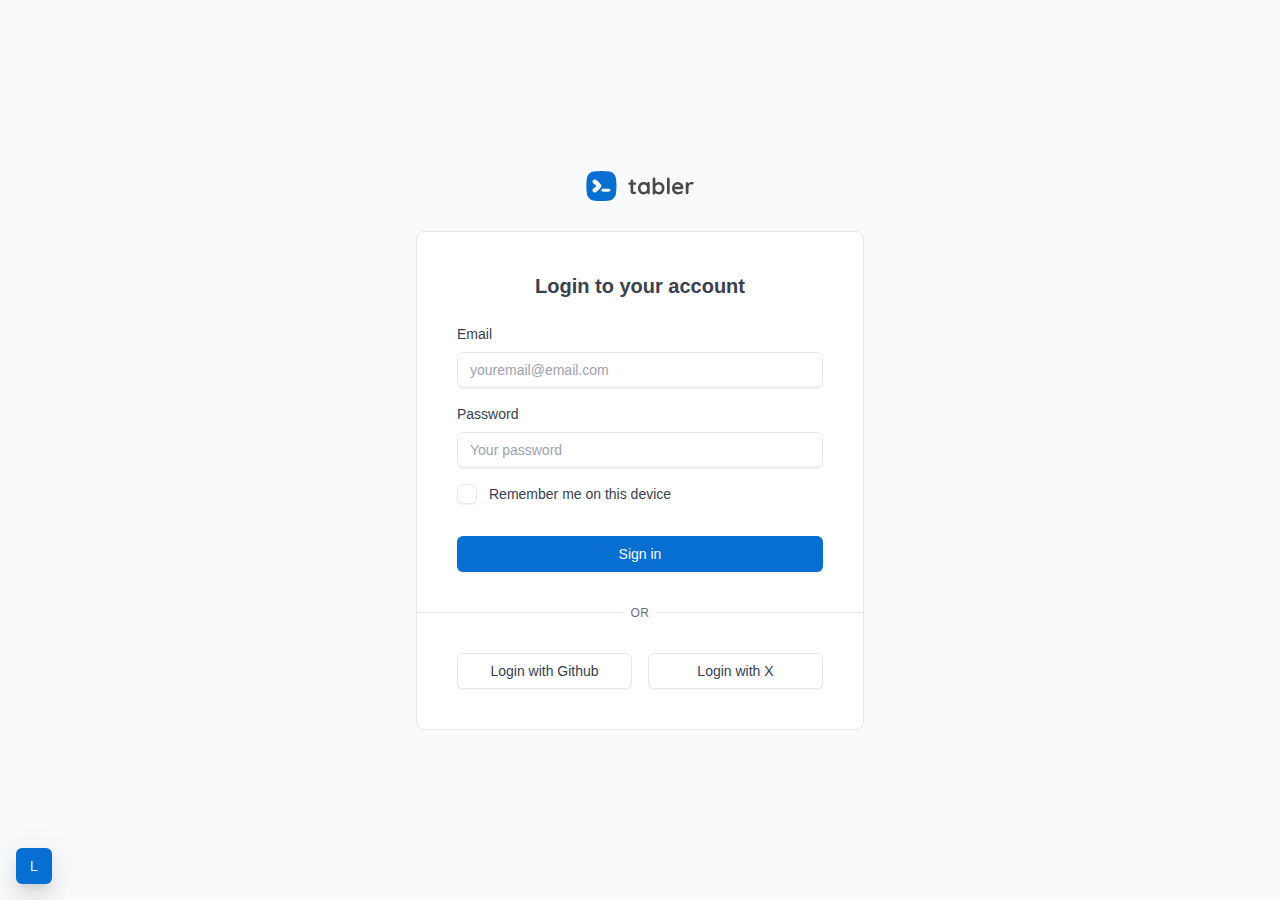
<file: published/tablerapp/index.html>
<!DOCTYPE html>
<html data-bs-theme="light">
<head>
  <meta http-equiv="Content-Type" content="text/html; charset=utf-8" />
  <meta http-equiv="X-UA-Compatible" content="IE=edge,chrome=1" />

  <!-- Setup the viewport for mobile and desktop environments -->
  <meta name="viewport" content="width=device-width, initial-scale=1.0, user-scalable=0, minimum-scale=1.0, maximum-scale=1.0" />

  <!-- Configure linking of this application to the home screen of mobile devices -->
  <meta name="apple-mobile-web-app-title" content="tablerapp"/>
  <meta name="mobile-web-app-capable" content="yes"/>
  <meta name="apple-mobile-web-app-capable" content="yes"/>
  <meta name="apple-mobile-web-app-status-bar-style" content="default"/>
  <meta name="msapplication-tap-highlight" content="no"/>
  <link rel="apple-touch-icon" href="resource/tablerapp/app.png"/>
  <link rel="icon" sizes="192x192" href="resource/tablerapp/app.png">

  <!-- Disable chrome translation requests and automatic phone number linking -->
  <meta name="google" value="notranslate"/>
  <meta name="format-detection" content="telephone=no"/>

  <!-- Shortcut icon setup -->
  <link rel="shortcut icon" type="image/png" href="resource/tablerapp/favicon.png"/>
  <link rel="mask-icon" href="resource/tablerapp/favicon.png"/>

  <title>tablerapp</title>
  <noscript>
    <meta http-equiv="refresh" content="0; url=tablerapp/nojs.html"/>
  </noscript>
  
  <script type="text/javascript" src="tablerapp/index.js"></script>

 </head>
<body>
</body>
</html>
</file>
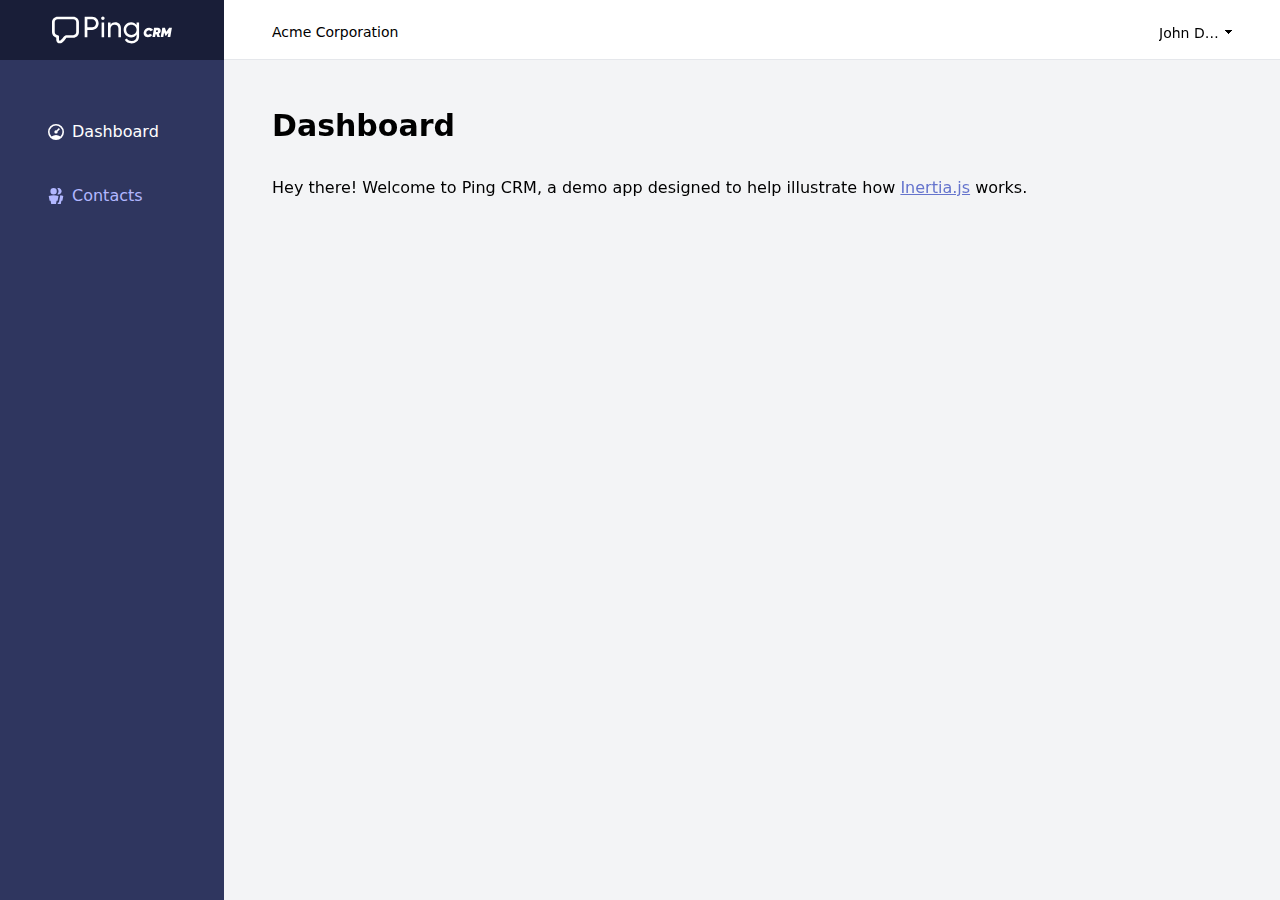
<file: published/tailwindapp/index.html>
<!DOCTYPE html>
<html class="h-full bg-gray-100">
<head>
  <meta http-equiv="Content-Type" content="text/html; charset=utf-8" />
  <meta http-equiv="X-UA-Compatible" content="IE=edge,chrome=1" />

  <!-- Setup the viewport for mobile and desktop environments -->
  <meta name="viewport" content="width=device-width, initial-scale=1.0, user-scalable=0, minimum-scale=1.0, maximum-scale=1.0" />

  <!-- Configure linking of this application to the home screen of mobile devices -->
  <meta name="apple-mobile-web-app-title" content="twindapp"/>
  <meta name="mobile-web-app-capable" content="yes"/>
  <meta name="apple-mobile-web-app-capable" content="yes"/>
  <meta name="apple-mobile-web-app-status-bar-style" content="default"/>
  <meta name="msapplication-tap-highlight" content="no"/>
  <link rel="apple-touch-icon" href="resource/twindapp/app.png"/>
  <link rel="icon" sizes="192x192" href="resource/twindapp/app.png">

  <!-- Disable chrome translation requests and automatic phone number linking -->
  <meta name="google" value="notranslate"/>
  <meta name="format-detection" content="telephone=no"/>

  <!-- Shortcut icon setup -->
  <link rel="shortcut icon" type="image/png" href="resource/twindapp/favicon.png"/>
  <link rel="mask-icon" href="resource/twindapp/favicon.png"/>

  <title>twindapp</title>
  <noscript>
    <meta http-equiv="refresh" content="0; url=twindapp/nojs.html"/>
  </noscript>
  
  <script type="text/javascript" src="twindapp/index.js"></script>

 </head>
<body class="font-sans leading-none text-gray-700 antialiased">
</body>
</html>
</file>
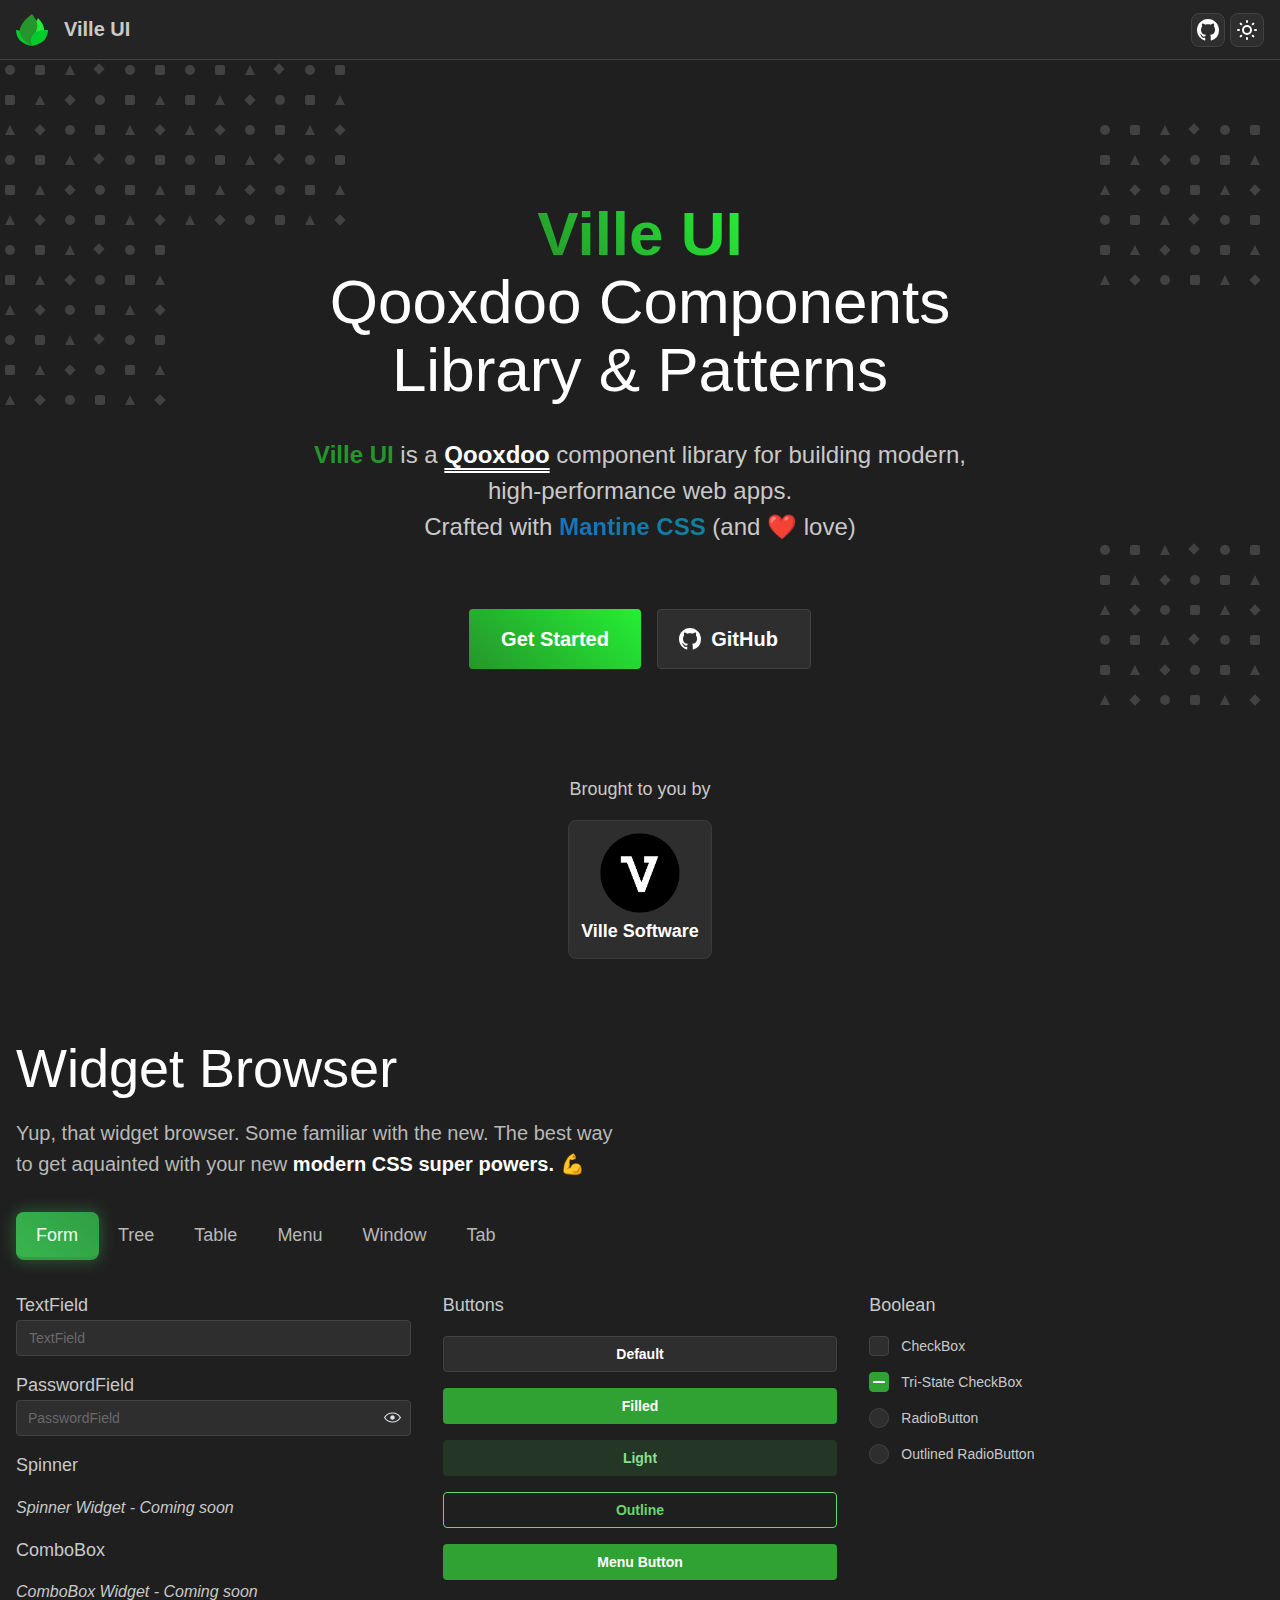
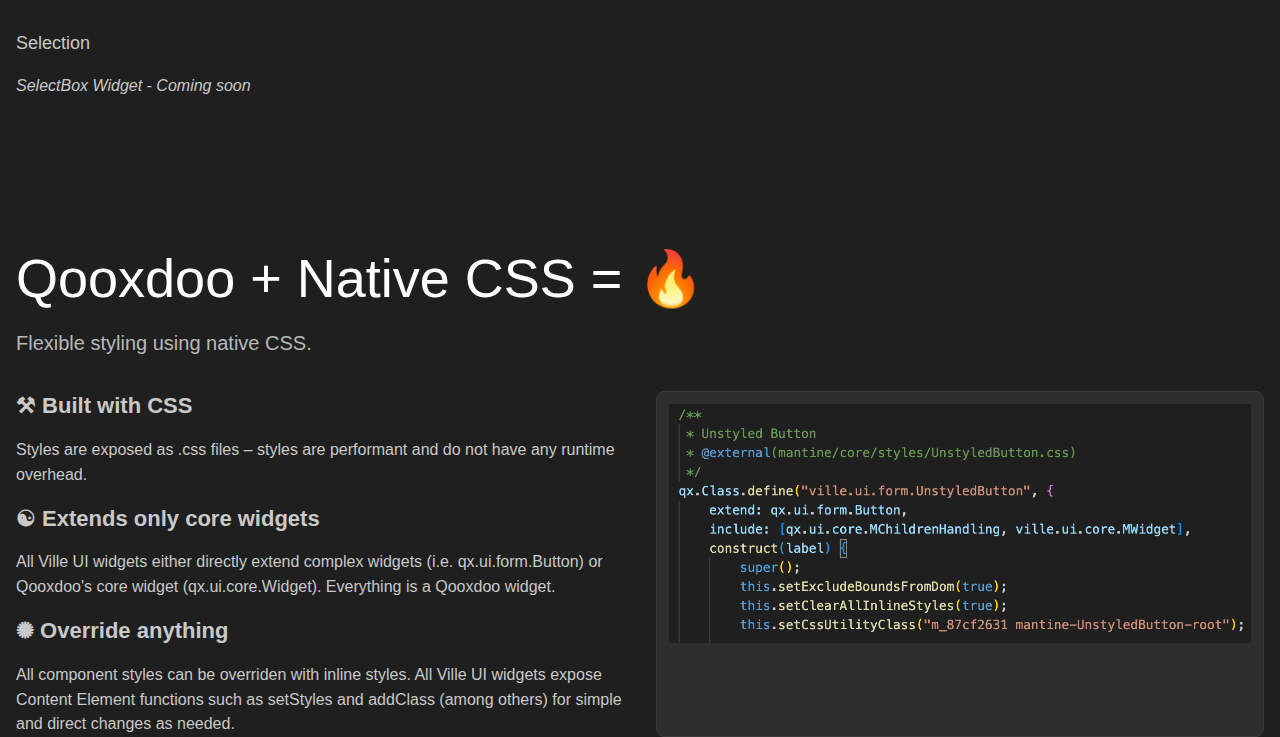
<file: published/villeui/index.html>
<!DOCTYPE html>
<html data-mantine-color-scheme="dark">
<head>
  <meta http-equiv="Content-Type" content="text/html; charset=utf-8" />
  <meta http-equiv="X-UA-Compatible" content="IE=edge,chrome=1" />

  <!-- Setup the viewport for mobile and desktop environments -->
  <meta name="viewport" content="width=device-width, initial-scale=1.0, user-scalable=0, minimum-scale=1.0, maximum-scale=1.0" />

  <!-- Configure linking of this application to the home screen of mobile devices -->
  <meta name="apple-mobile-web-app-title" content="villeui"/>
  <meta name="mobile-web-app-capable" content="yes"/>
  <meta name="apple-mobile-web-app-capable" content="yes"/>
  <meta name="apple-mobile-web-app-status-bar-style" content="default"/>
  <meta name="msapplication-tap-highlight" content="no"/>
  <link rel="apple-touch-icon" href="resource/villeui/app.png"/>
  <link rel="icon" sizes="192x192" href="resource/villeui/app.png">

  <!-- Disable chrome translation requests and automatic phone number linking -->
  <meta name="google" value="notranslate"/>
  <meta name="format-detection" content="telephone=no"/>

  <!-- Shortcut icon setup -->
  <link rel="shortcut icon" type="image/png" href="resource/villeui/favicon.png"/>
  <link rel="mask-icon" href="resource/villeui/favicon.png"/>
  <link rel="preload" as="image" href="resource/villeui/images/villeui_logo.svg"/>

  <title>Ville UI</title>

  <!-- Hero svg styles -->
   <style>
    [data-mantine-color-scheme=dark] .HeroText_dots__XvXkZ { color: var(--mantine-color-dark-4); } .HeroText_dots__XvXkZ { position: absolute; color: var(--mantine-color-gray-3); } @media (max-width: 48em) { .HeroText_dots__XvXkZ { display: none; } }
   </style>

  <noscript>
    <meta http-equiv="refresh" content="0; url=villeui/nojs.html"/>
  </noscript>
  
  <script type="text/javascript" src="villeui/index.js"></script>
 </head>
<body>
</body>
</html>
</file>
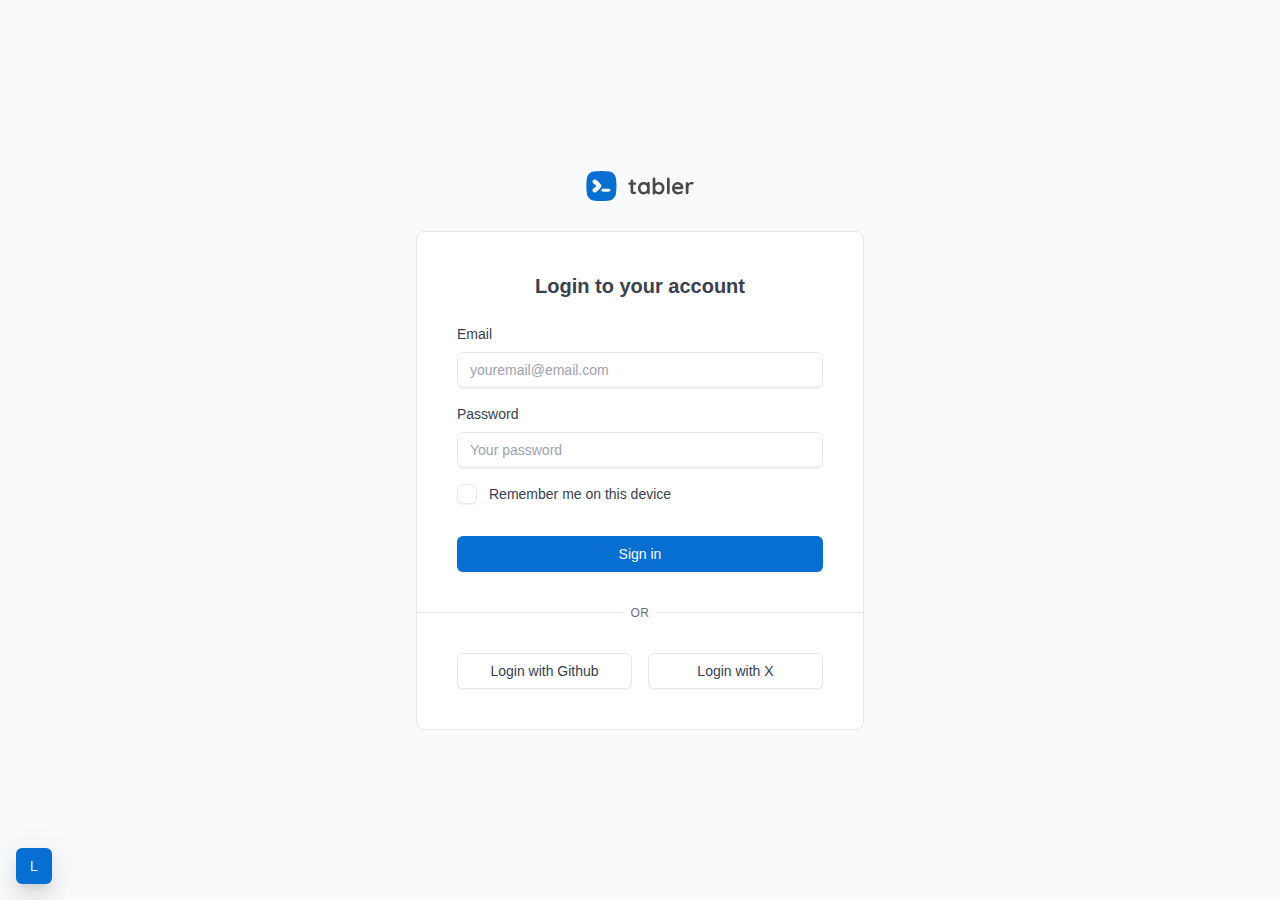
<file: published/tablerapp/tablerapp/index.html>
<!DOCTYPE html>
<html data-bs-theme="light">
<head>
  <meta http-equiv="Content-Type" content="text/html; charset=utf-8" />
  <meta http-equiv="X-UA-Compatible" content="IE=edge,chrome=1" />

  <!-- Setup the viewport for mobile and desktop environments -->
  <meta name="viewport" content="width=device-width, initial-scale=1.0, user-scalable=0, minimum-scale=1.0, maximum-scale=1.0" />

  <!-- Configure linking of this application to the home screen of mobile devices -->
  <meta name="apple-mobile-web-app-title" content="tablerapp"/>
  <meta name="mobile-web-app-capable" content="yes"/>
  <meta name="apple-mobile-web-app-capable" content="yes"/>
  <meta name="apple-mobile-web-app-status-bar-style" content="default"/>
  <meta name="msapplication-tap-highlight" content="no"/>
  <link rel="apple-touch-icon" href="../resource/tablerapp/app.png"/>
  <link rel="icon" sizes="192x192" href="../resource/tablerapp/app.png">

  <!-- Disable chrome translation requests and automatic phone number linking -->
  <meta name="google" value="notranslate"/>
  <meta name="format-detection" content="telephone=no"/>

  <!-- Shortcut icon setup -->
  <link rel="shortcut icon" type="image/png" href="../resource/tablerapp/favicon.png"/>
  <link rel="mask-icon" href="../resource/tablerapp/favicon.png"/>

  <title>tablerapp</title>
  <noscript>
    <meta http-equiv="refresh" content="0; url=nojs.html"/>
  </noscript>
  
  <script type="text/javascript" src="index.js"></script>

 </head>
<body>
</body>
</html>
</file>
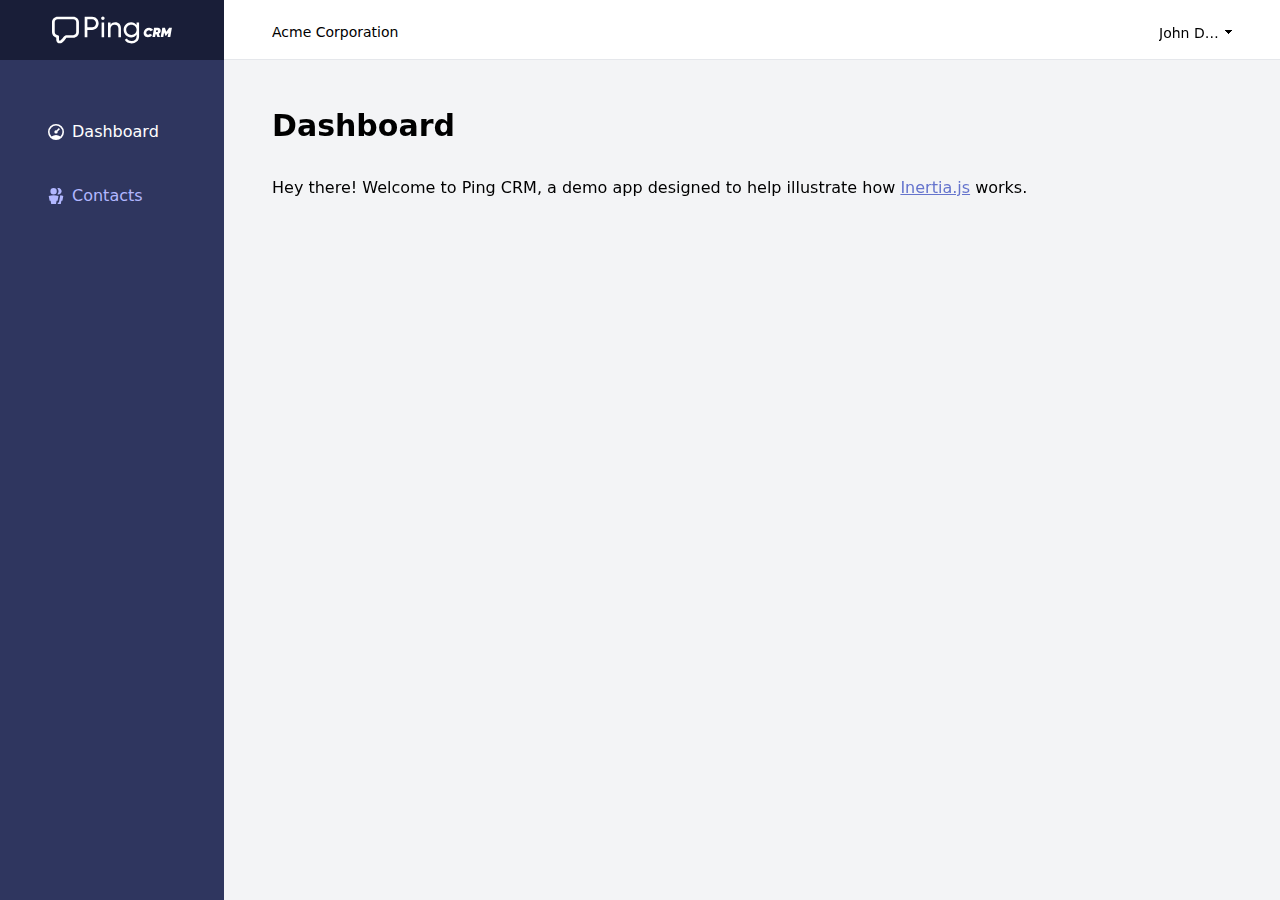
<file: published/tailwindapp/twindapp/index.html>
<!DOCTYPE html>
<html class="h-full bg-gray-100">
<head>
  <meta http-equiv="Content-Type" content="text/html; charset=utf-8" />
  <meta http-equiv="X-UA-Compatible" content="IE=edge,chrome=1" />

  <!-- Setup the viewport for mobile and desktop environments -->
  <meta name="viewport" content="width=device-width, initial-scale=1.0, user-scalable=0, minimum-scale=1.0, maximum-scale=1.0" />

  <!-- Configure linking of this application to the home screen of mobile devices -->
  <meta name="apple-mobile-web-app-title" content="twindapp"/>
  <meta name="mobile-web-app-capable" content="yes"/>
  <meta name="apple-mobile-web-app-capable" content="yes"/>
  <meta name="apple-mobile-web-app-status-bar-style" content="default"/>
  <meta name="msapplication-tap-highlight" content="no"/>
  <link rel="apple-touch-icon" href="../resource/twindapp/app.png"/>
  <link rel="icon" sizes="192x192" href="../resource/twindapp/app.png">

  <!-- Disable chrome translation requests and automatic phone number linking -->
  <meta name="google" value="notranslate"/>
  <meta name="format-detection" content="telephone=no"/>

  <!-- Shortcut icon setup -->
  <link rel="shortcut icon" type="image/png" href="../resource/twindapp/favicon.png"/>
  <link rel="mask-icon" href="../resource/twindapp/favicon.png"/>

  <title>twindapp</title>
  <noscript>
    <meta http-equiv="refresh" content="0; url=nojs.html"/>
  </noscript>
  
  <script type="text/javascript" src="index.js"></script>

 </head>
<body class="font-sans leading-none text-gray-700 antialiased">
</body>
</html>
</file>
